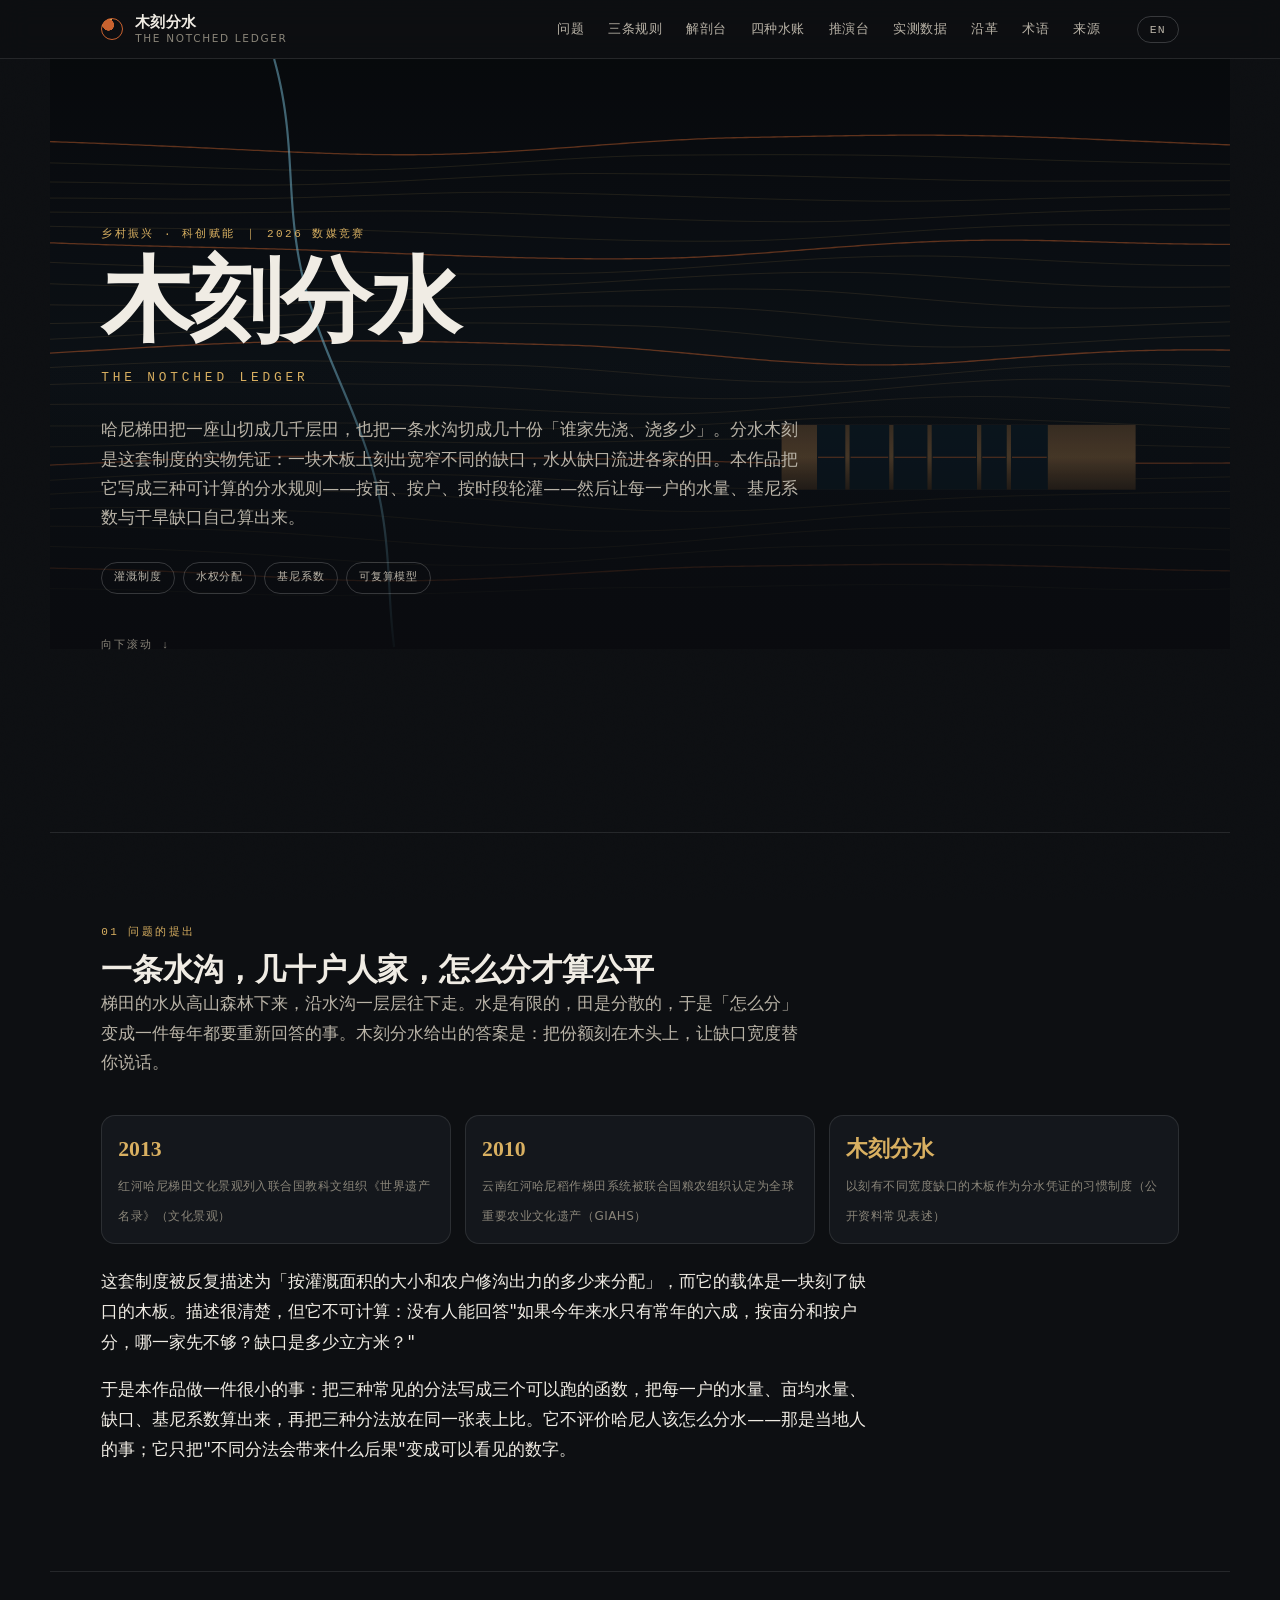
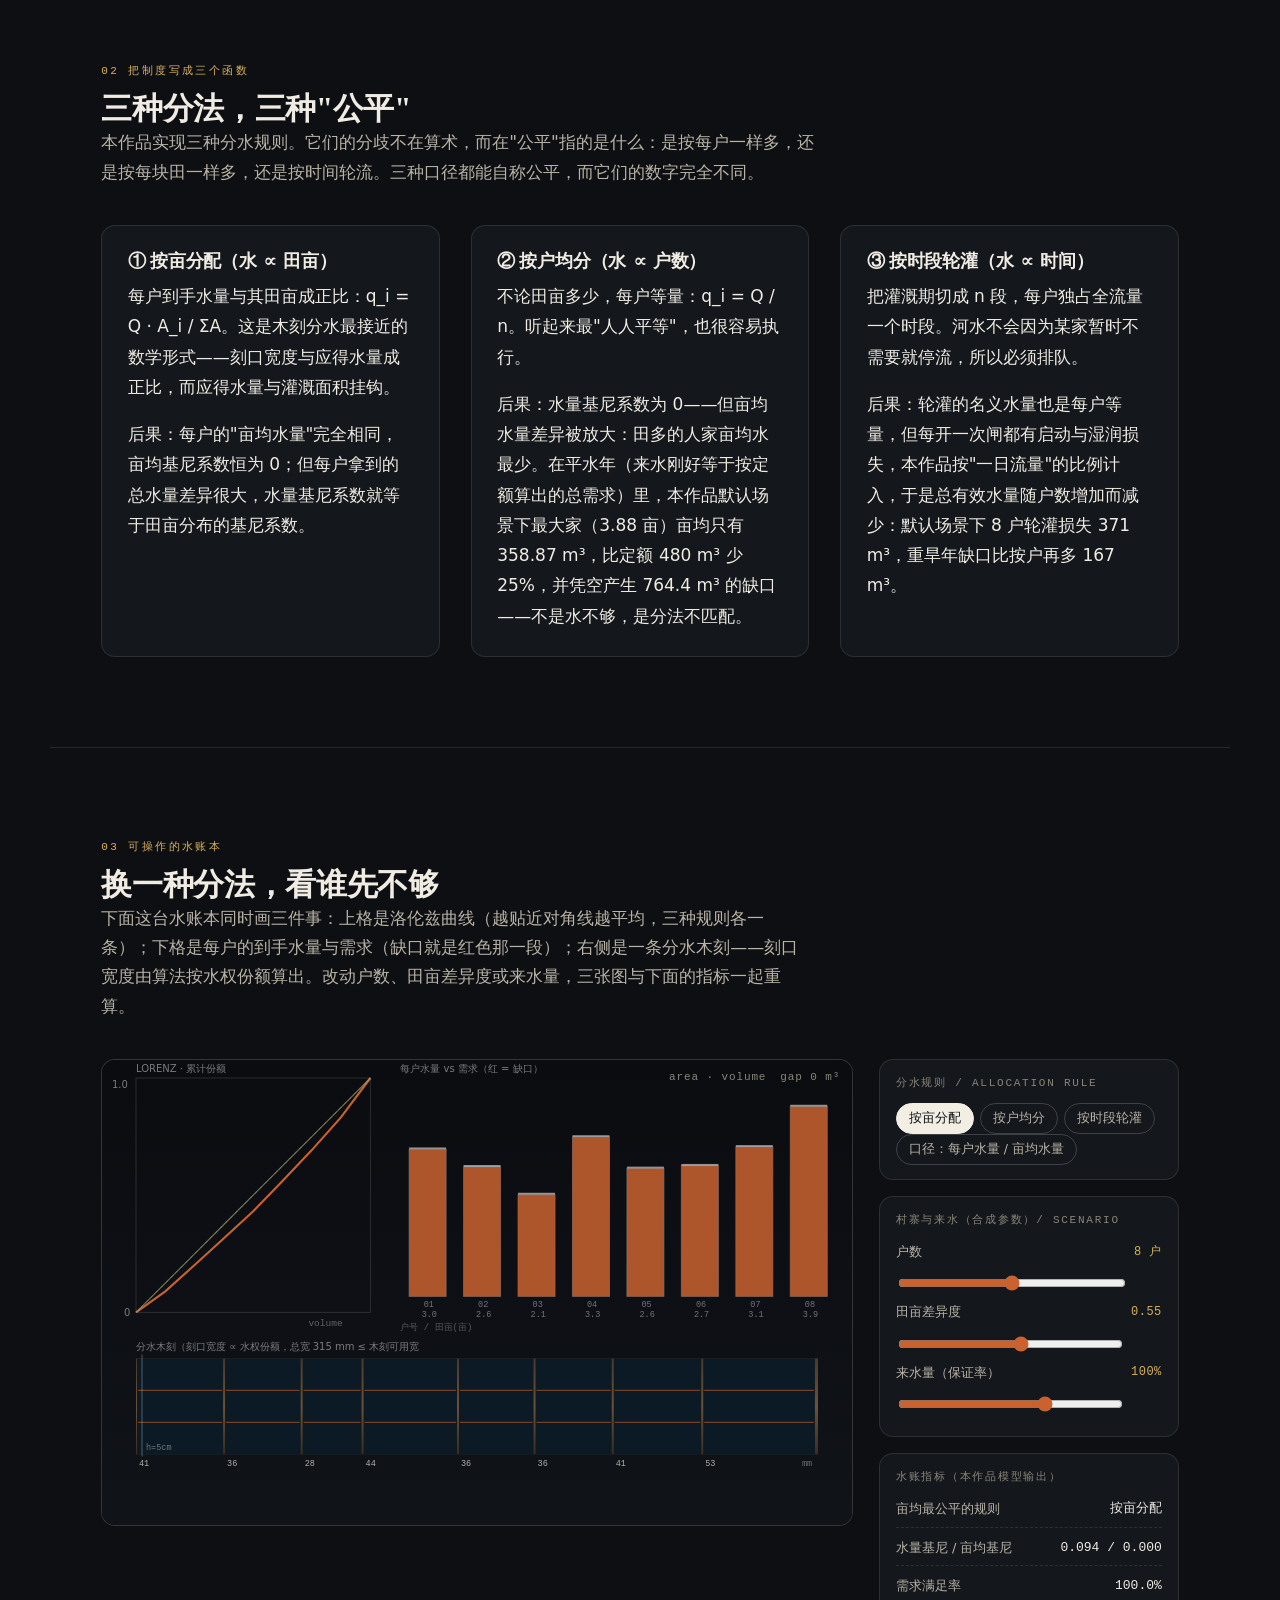
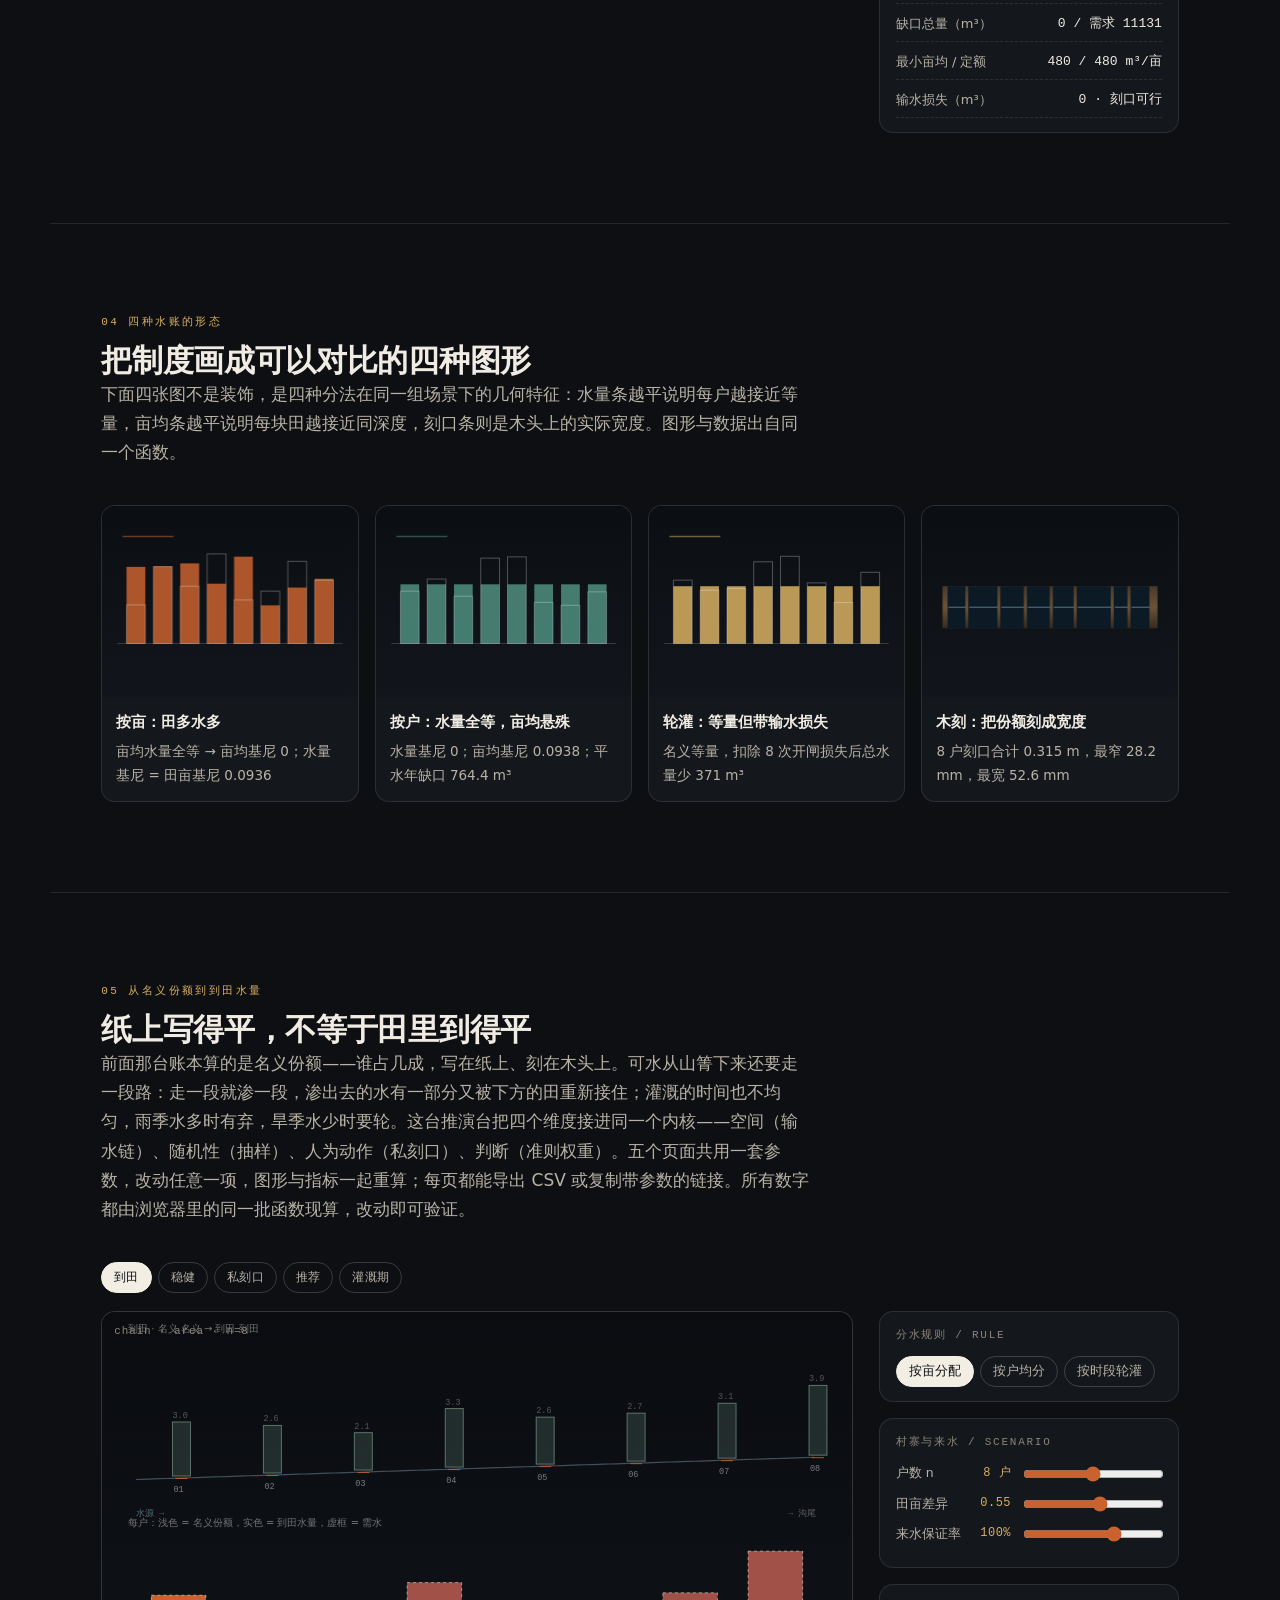
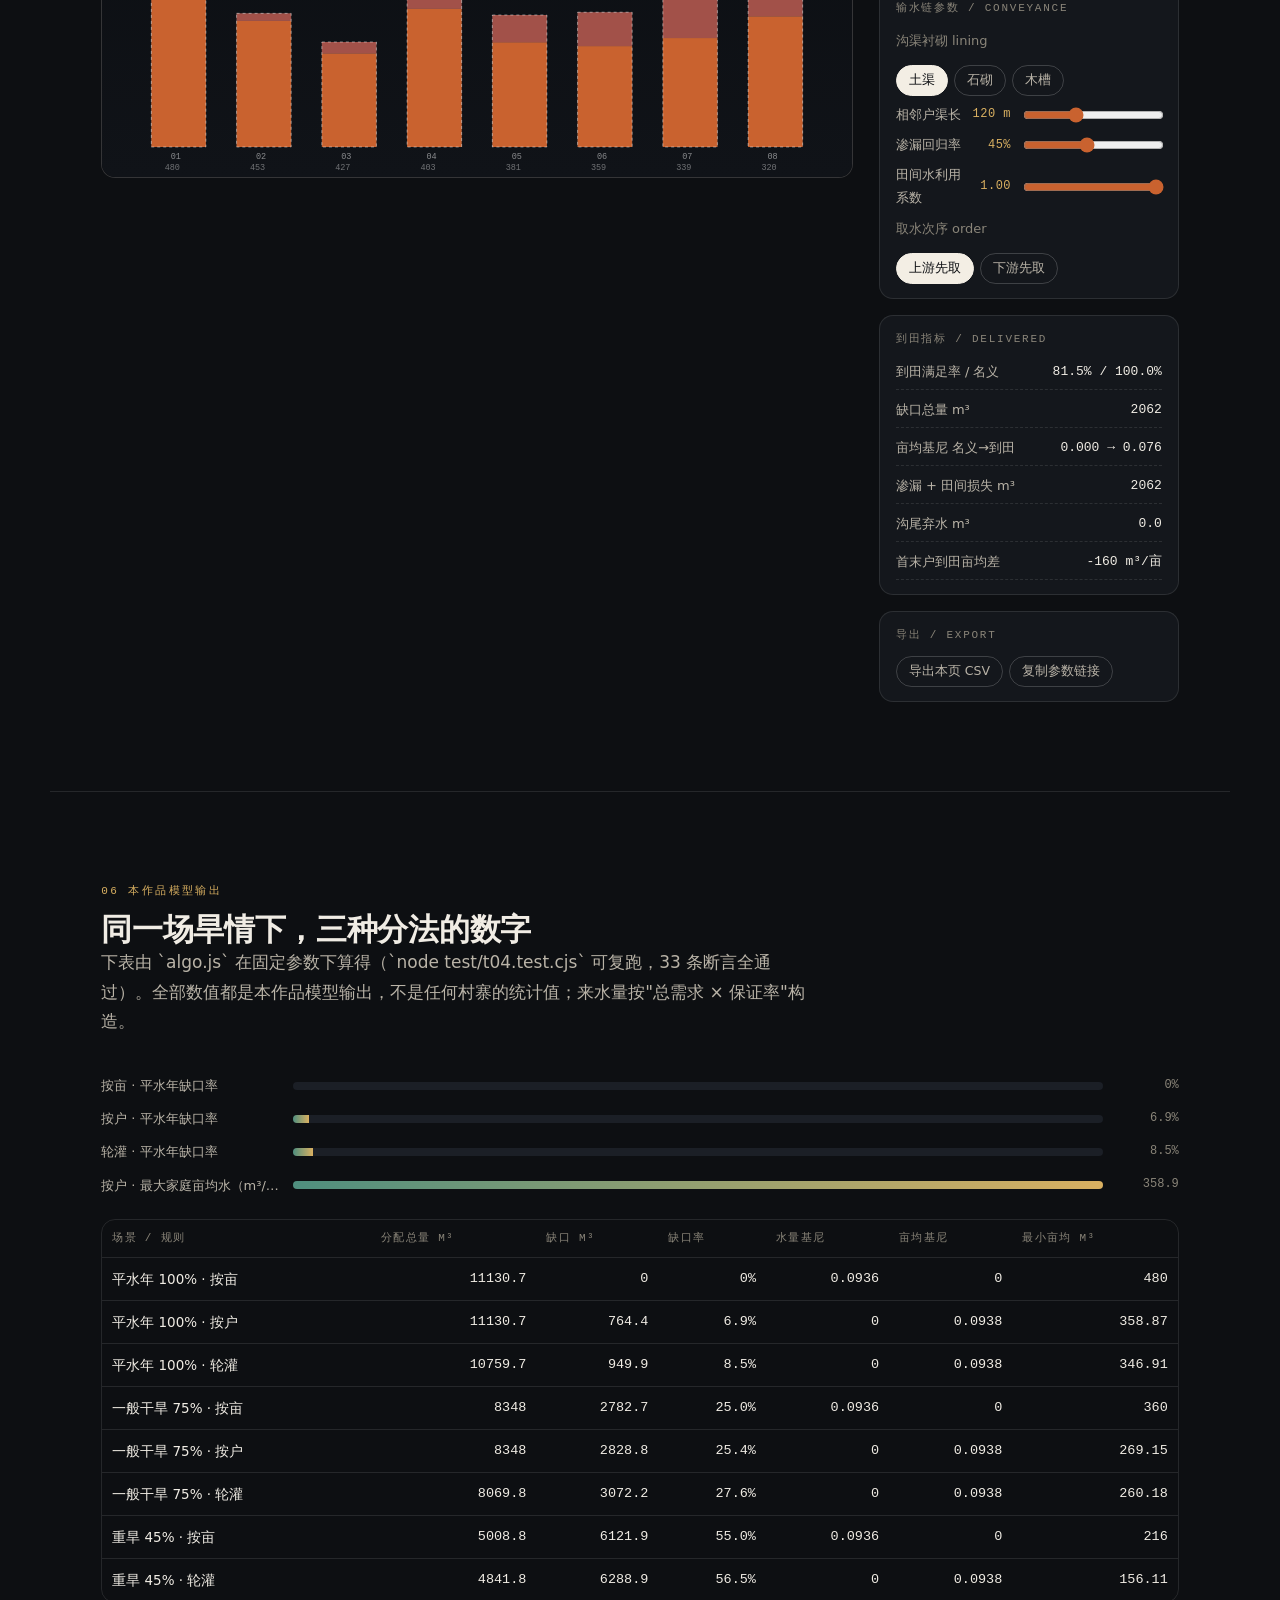
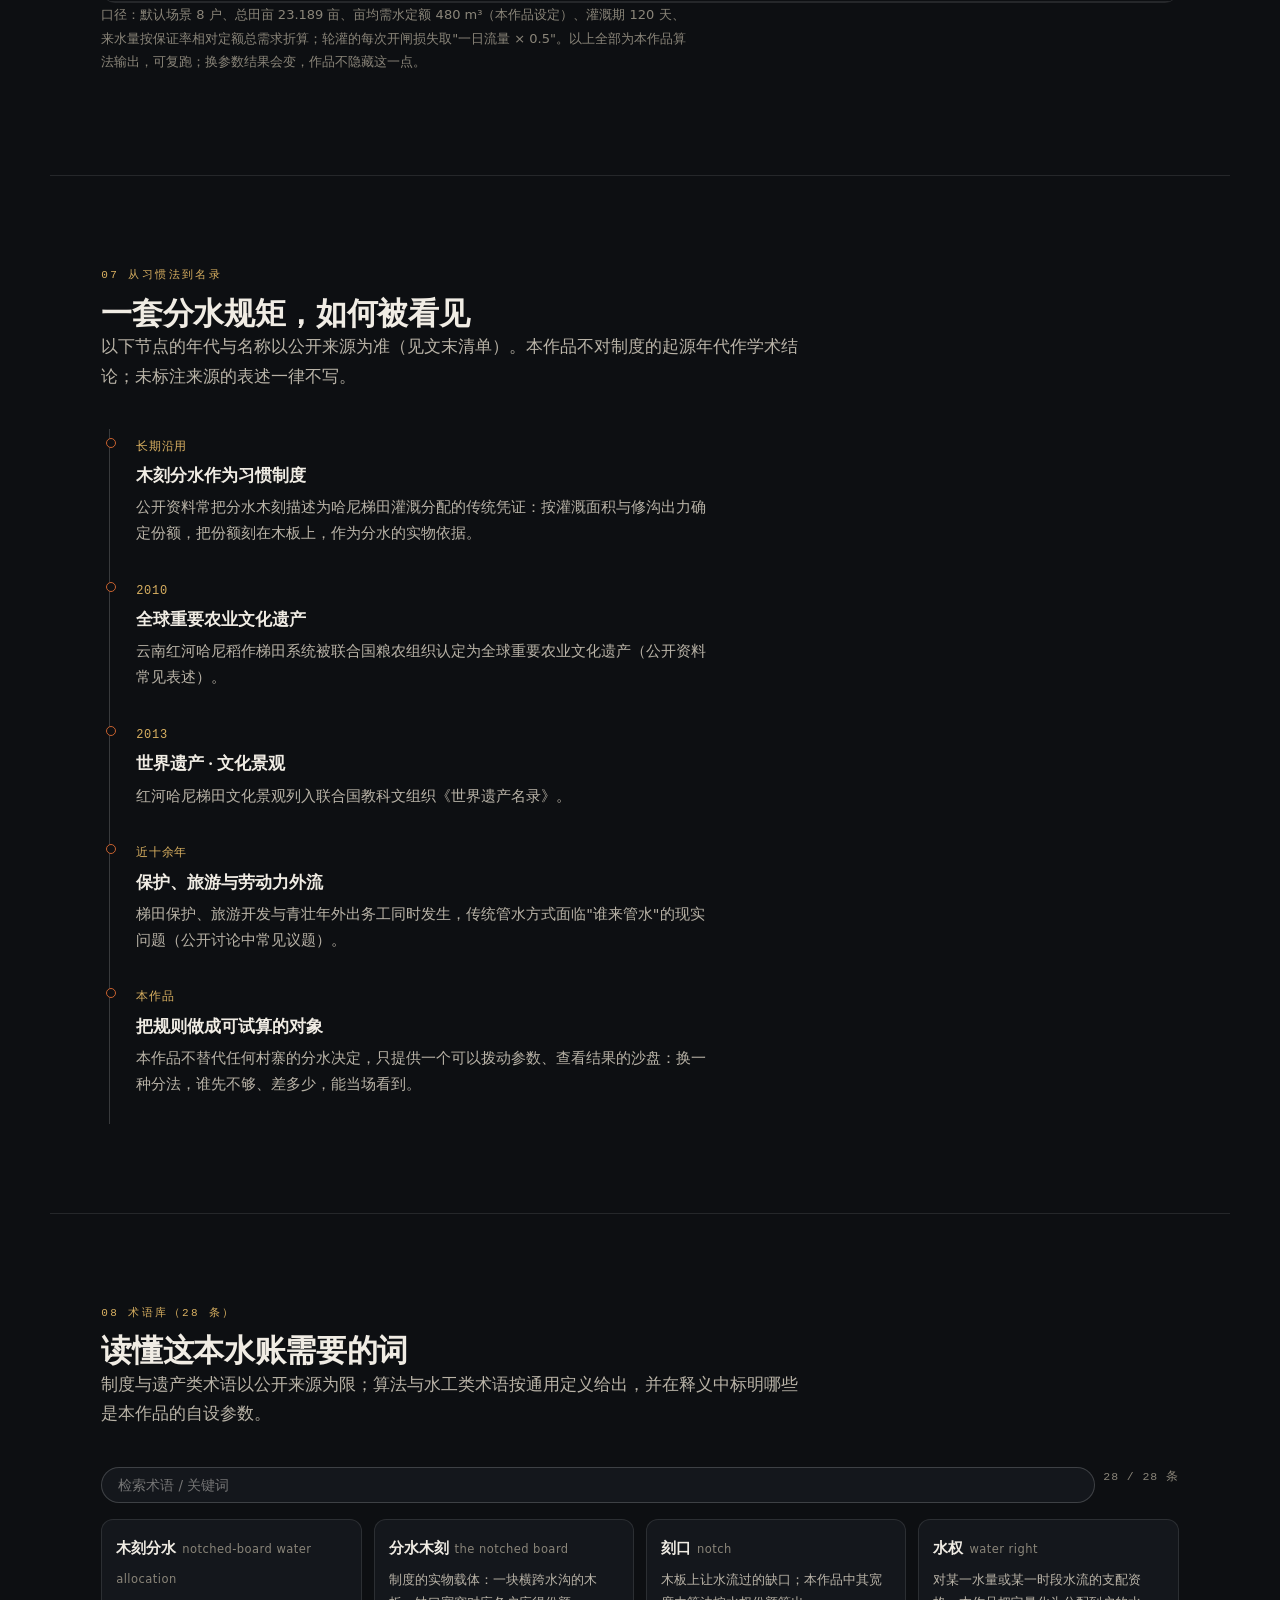
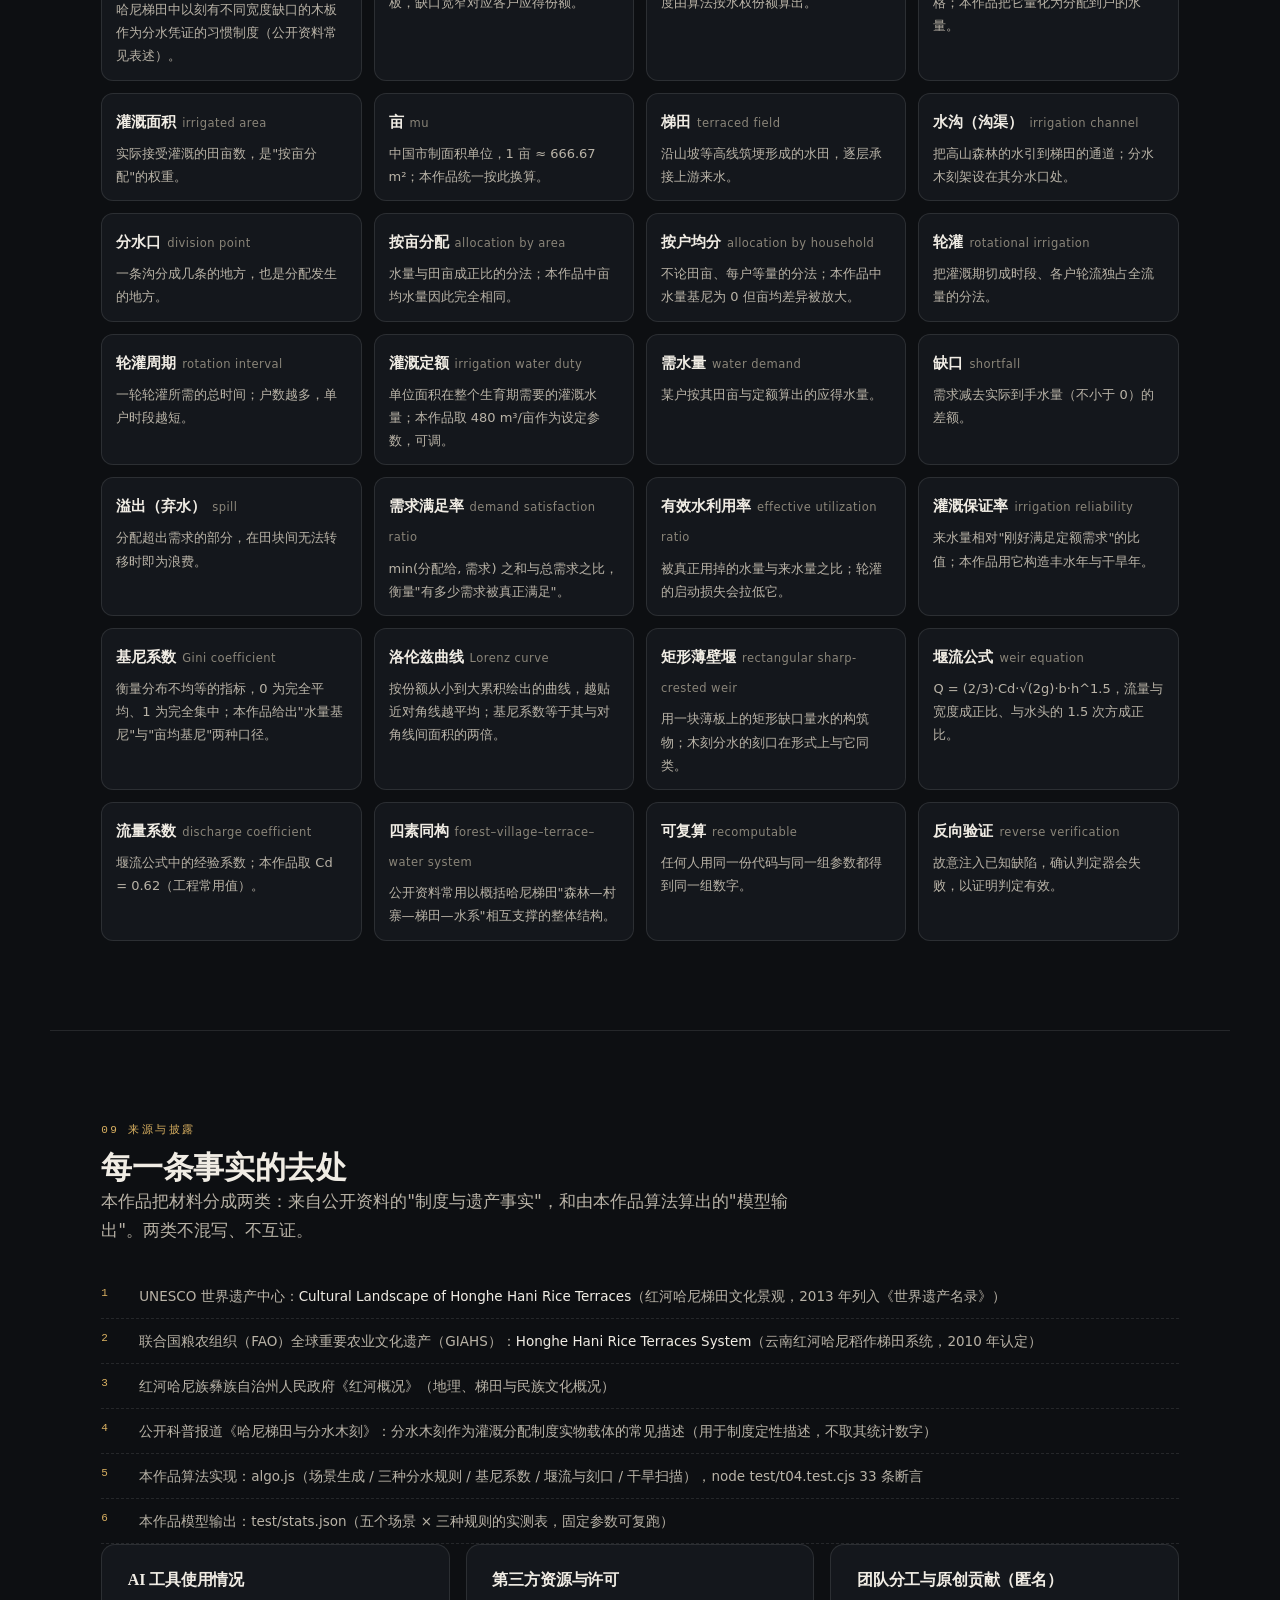
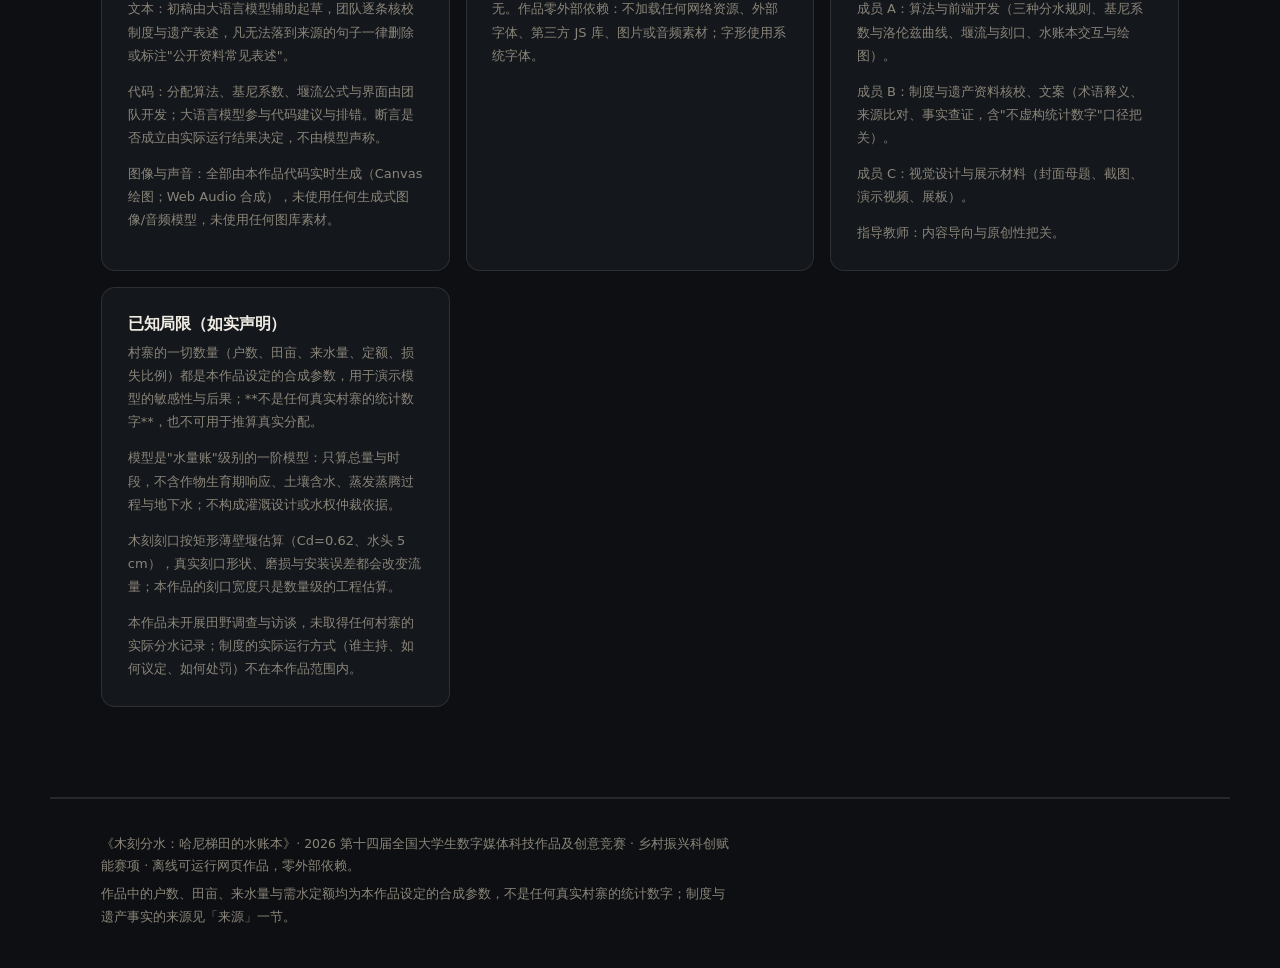
<file: index.html>
<!DOCTYPE html>
<html lang="zh-CN">
<head>
<meta charset="utf-8">
<meta name="viewport" content="width=device-width, initial-scale=1">
<title>木刻分水 · The Notched Ledger</title>
<meta name="description" content="哈尼梯田木刻分水制度的可计算水账本：按亩/按户/按时段轮灌三种分水规则 → 每户水量、基尼系数、干旱缺口与木刻刻口宽度，离线单页作品。">
<meta name="color-scheme" content="dark light">
<link rel="stylesheet" href="style.css">
</head>
<body>
<a class="skip" href="#main">跳到正文</a>
<div class="progress" id="progress" aria-hidden="true"><i></i></div>

<header class="bar">
  <div class="bar-in">
    <a class="brand" href="#top">
      <span class="brand-mark" aria-hidden="true"></span>
      <span class="brand-txt"><b id="brand-zh">木刻分水</b><em id="brand-en">The Notched Ledger</em></span>
    </a>
    <nav class="nav" id="nav" aria-label="章节导航"></nav>
    <div class="bar-end">
      <button class="lang" id="lang" type="button" aria-label="切换语言 / Switch language">EN</button>
    </div>
  </div>
</header>

<main id="main"></main>

<footer class="foot">
  <div class="foot-in">
    <p id="foot-line1"></p>
    <p id="foot-line2"></p>
  </div>
</footer>

<script src="core.js"></script>
<script src="content.js"></script>
<script src="algo.js"></script>
<script src="engine.js"></script>
<script src="sim.js"></script>
<script src="bench.js"></script>
<script src="app.js"></script>
</body>
</html>
</file>
<file: style.css>
/* ============================================================
   数媒竞赛 · 通用作品引擎样式（离线、零外部依赖、无网络字体）
   设计约束：单一暗色墨底 + 纸面面板；标题衬线、正文无衬线；
   对比度正文 ≥ 4.5:1；行宽 65–75ch；动效尊重 prefers-reduced-motion。
   ============================================================ */

:root{
  --ink:#0d0f12;
  --ink-2:#14171c;
  --ink-3:#1b1f26;
  --line:rgba(255,255,255,.10);
  --line-2:rgba(255,255,255,.18);
  --paper:#f3eee4;
  --paper-2:#e9e2d5;
  --txt:#f0ece4;
  --txt-dim:#b9b3a7;
  --txt-faint:#8a8579;
  --accent:#c9622f;
  --accent-2:#4f8f7f;
  --accent-3:#d9b061;
  --ok:#5fa77a;
  --warn:#d39a3e;
  --bad:#c2564a;
  --serif:"Source Han Serif SC","Noto Serif CJK SC","Songti SC",SimSun,Georgia,serif;
  --sans:"Source Han Sans SC","Noto Sans CJK SC","Microsoft YaHei","PingFang SC",system-ui,sans-serif;
  --mono:"JetBrains Mono","Cascadia Mono",Consolas,"Courier New",monospace;
  --r:14px;
  --maxw:1180px;
  --gutter:clamp(18px,4vw,56px);
}

*{box-sizing:border-box}
html{scroll-behavior:smooth}
body{
  margin:0;background:var(--ink);color:var(--txt);
  font-family:var(--sans);font-size:clamp(15px,.55vw + 13.6px,17px);
  line-height:1.78;-webkit-font-smoothing:antialiased;
  overflow-x:hidden;
}
body::before{
  content:"";position:fixed;inset:0;pointer-events:none;z-index:0;opacity:.05;
  background-image:url("data:image/svg+xml;utf8,<svg xmlns='http://www.w3.org/2000/svg' width='120' height='120'><filter id='n'><feTurbulence type='fractalNoise' baseFrequency='.9' numOctaves='3'/></filter><rect width='120' height='120' filter='url(%23n)' opacity='.55'/></svg>");
  mix-blend-mode:overlay;
}
.skip{position:absolute;left:-9999px;top:8px;background:var(--accent);color:#fff;padding:10px 16px;border-radius:8px;z-index:99}
.skip:focus{left:16px}
:focus-visible{outline:2px solid var(--accent-3);outline-offset:3px;border-radius:6px}

.progress{position:fixed;top:0;left:0;right:0;height:2px;background:transparent;z-index:60}
.progress i{display:block;height:100%;width:0;background:linear-gradient(90deg,var(--accent),var(--accent-3));transition:width .12s linear}

/* ---------- 顶栏 ---------- */
.bar{position:sticky;top:0;z-index:50;background:rgba(13,15,18,.86);backdrop-filter:blur(14px);
     border-bottom:1px solid var(--line)}
.bar-in{max-width:var(--maxw);margin:0 auto;padding:10px var(--gutter);display:flex;align-items:center;gap:clamp(12px,2vw,28px)}
.brand{display:flex;align-items:center;gap:12px;text-decoration:none;color:inherit;flex:0 0 auto}
.brand-mark{width:22px;height:22px;border-radius:50%;border:1px solid var(--accent);
  background:radial-gradient(circle at 32% 30%,var(--accent) 0 28%,transparent 30%),
             conic-gradient(from 0deg,transparent 0 78%,var(--accent-3) 80% 100%);flex:0 0 auto}
.brand-txt{display:flex;flex-direction:column;line-height:1.16}
.brand-txt b{font-family:var(--serif);font-weight:600;font-size:15px;letter-spacing:.02em}
.brand-txt em{font-style:normal;font-size:10.5px;letter-spacing:.16em;text-transform:uppercase;color:var(--txt-faint)}
.nav{display:flex;gap:2px;overflow-x:auto;scrollbar-width:none;margin-left:auto}
.nav::-webkit-scrollbar{display:none}
.nav a{white-space:nowrap;text-decoration:none;color:var(--txt-dim);font-size:12.5px;letter-spacing:.04em;
  padding:7px 10px;border-radius:999px;border:1px solid transparent;transition:color .18s,border-color .18s,background .18s}
.nav a:hover{color:var(--txt);border-color:var(--line)}
.nav a[aria-current="true"]{color:var(--ink);background:var(--paper);border-color:var(--paper)}
.bar-end{flex:0 0 auto;display:flex;align-items:center;gap:8px}
.lang{font-family:var(--mono);font-size:11.5px;letter-spacing:.1em;color:var(--txt-dim);background:transparent;
  border:1px solid var(--line-2);border-radius:999px;padding:6px 12px;cursor:pointer;transition:.18s}
.lang:hover{color:var(--txt);border-color:var(--accent);}

/* ---------- 版心 ---------- */
main{position:relative;z-index:1;max-width:var(--maxw);margin:0 auto}
.mod{padding:clamp(56px,7vw,104px) var(--gutter);border-bottom:1px solid var(--line);position:relative;scroll-margin-top:64px}
.mod-head{margin-bottom:clamp(22px,3vw,38px);max-width:74ch}
.eyebrow{font-family:var(--mono);font-size:11px;letter-spacing:.22em;text-transform:uppercase;color:var(--accent-3);margin:0 0 10px}
h1,h2,h3{font-family:var(--serif);font-weight:600;letter-spacing:-.01em;line-height:1.2;margin:0}
h2{font-size:clamp(24px,2.4vw,34px)}
h3{font-size:clamp(18px,1.3vw,21px);margin:26px 0 8px}
p{margin:0 0 1em;max-width:72ch}
.lead{font-size:clamp(17px,1.15vw,20px);color:var(--txt-dim);max-width:66ch;line-height:1.72}
.small{font-size:13px;color:var(--txt-faint)}
.mono{font-family:var(--mono);font-variant-numeric:tabular-nums}
.kv{display:grid;grid-template-columns:repeat(auto-fit,minmax(140px,1fr));gap:14px;margin:22px 0}
.kv div{border:1px solid var(--line);border-radius:var(--r);padding:14px 16px;background:var(--ink-2)}
.kv b{display:block;font-family:var(--serif);font-size:clamp(20px,1.7vw,26px);color:var(--accent-3);font-weight:600}
.kv span{font-size:12px;color:var(--txt-faint);letter-spacing:.04em}

/* ---------- 封面 ---------- */
.cover{min-height:clamp(520px,86vh,860px);display:flex;flex-direction:column;justify-content:center;
  border-bottom:1px solid var(--line);overflow:hidden}
.cover-art{position:absolute;inset:0;z-index:0;opacity:.9}
.cover-art canvas{width:100%;height:100%;display:block}
.cover-in{position:relative;z-index:1;max-width:80ch}
.cover h1{font-size:clamp(40px,7.2vw,92px);line-height:1.02;letter-spacing:-.03em;margin:8px 0 0}
.cover .en{display:block;font-family:var(--mono);font-size:clamp(11px,1vw,14px);letter-spacing:.3em;
  text-transform:uppercase;color:var(--accent-3);margin-top:18px;font-weight:400}
.cover .lead{margin-top:26px}
.cover-tags{display:flex;flex-wrap:wrap;gap:8px;margin-top:30px}
.tag{font-family:var(--mono);font-size:11px;letter-spacing:.08em;color:var(--txt-dim);
  border:1px solid var(--line-2);border-radius:999px;padding:5px 12px}
.scroll-hint{margin-top:42px;font-family:var(--mono);font-size:11px;letter-spacing:.18em;color:var(--txt-faint)}

/* ---------- 叙事 ---------- */
.cols{display:grid;grid-template-columns:repeat(auto-fit,minmax(min(100%,280px),1fr));gap:clamp(18px,2.4vw,34px)}
.panel{border:1px solid var(--line);border-radius:var(--r);padding:clamp(18px,2vw,26px);background:var(--ink-2)}
.panel h3{margin-top:0}
.panel p:last-child{margin-bottom:0}
blockquote{margin:26px 0;padding:4px 0 4px 18px;border-left:2px solid var(--accent);color:var(--txt-dim);font-family:var(--serif);font-size:1.05em;max-width:64ch}
blockquote cite{display:block;margin-top:8px;font-size:12px;font-family:var(--sans);color:var(--txt-faint);font-style:normal}

/* ---------- 时间线 ---------- */
.tl{list-style:none;margin:0;padding:0;display:grid;gap:0;border-left:1px solid var(--line-2);margin-left:8px}
.tl li{position:relative;padding:0 0 26px 26px}
.tl li::before{content:"";position:absolute;left:-4.5px;top:9px;width:8px;height:8px;border-radius:50%;
  background:var(--ink);border:1px solid var(--accent)}
.tl li[data-active="true"]::before{background:var(--accent);box-shadow:0 0 0 4px rgba(201,98,47,.18)}
.tl .k{font-family:var(--mono);font-size:12px;color:var(--accent-3);letter-spacing:.06em}
.tl strong{display:block;font-family:var(--serif);font-size:17px;font-weight:600;margin:2px 0 4px}
.tl p{margin:0;color:var(--txt-dim);font-size:14.5px;max-width:62ch}

/* ---------- 画廊 ---------- */
.gal{display:grid;grid-template-columns:repeat(auto-fit,minmax(min(100%,230px),1fr));gap:16px}
.card{border:1px solid var(--line);border-radius:var(--r);overflow:hidden;background:var(--ink-2);margin:0;
  display:flex;flex-direction:column;transition:border-color .2s,transform .2s}
.card:hover{border-color:var(--line-2)}
.card canvas,.card .art{width:100%;aspect-ratio:4/3;display:block;background:#0a0c0f}
.card figcaption{padding:12px 14px 14px;font-size:13.5px;color:var(--txt-dim)}
.card figcaption b{display:block;color:var(--txt);font-family:var(--serif);font-size:15px;margin-bottom:3px;font-weight:600}

/* ---------- 交互台 ---------- */
.stage{display:grid;grid-template-columns:minmax(0,1fr) minmax(230px,300px);gap:clamp(16px,2vw,26px);align-items:start}
@media (max-width:900px){.stage{grid-template-columns:1fr}}
.screen{border:1px solid var(--line-2);border-radius:var(--r);background:#08090b;overflow:hidden;position:relative}
.screen canvas{display:block;width:100%;height:auto;touch-action:none}
.screen .hud{position:absolute;left:12px;top:10px;font-family:var(--mono);font-size:11px;color:var(--txt-faint);
  letter-spacing:.08em;display:flex;gap:14px;pointer-events:none}
.ctrls{display:flex;flex-direction:column;gap:16px}
.ctrl{border:1px solid var(--line);border-radius:var(--r);padding:14px 16px;background:var(--ink-2)}
.ctrl h4{margin:0 0 10px;font-family:var(--mono);font-size:11px;letter-spacing:.16em;text-transform:uppercase;color:var(--txt-faint);font-weight:400}
.btns{display:flex;flex-wrap:wrap;gap:6px}
button.chip,.chip{font-family:inherit;font-size:12.5px;color:var(--txt-dim);background:transparent;border:1px solid var(--line-2);
  border-radius:999px;padding:6px 12px;cursor:pointer;transition:.16s}
button.chip:hover{color:var(--txt);border-color:var(--accent)}
button.chip[aria-pressed="true"]{background:var(--paper);color:var(--ink);border-color:var(--paper)}
label.row{display:grid;grid-template-columns:1fr auto;align-items:center;gap:10px;font-size:12.5px;color:var(--txt-dim);margin:8px 0}
input[type=range]{width:100%;accent-color:var(--accent);background:transparent}
.readout{font-family:var(--mono);font-size:12px;color:var(--accent-3);letter-spacing:.04em}
.metrics{display:grid;gap:8px}
.metrics div{display:grid;grid-template-columns:1fr auto;gap:8px;font-size:13px;color:var(--txt-dim);
  border-bottom:1px dashed var(--line);padding-bottom:6px}
.metrics b{font-family:var(--mono);color:var(--txt);font-weight:400}

/* ---------- 推演台（engine.js + bench.js） ---------- */
.bench-tabs{display:flex;flex-wrap:wrap;gap:6px;margin:0 0 clamp(12px,1.6vw,18px)}
.bench-tabs .chip{font-size:12px;letter-spacing:.02em}
label.row.bench-row{grid-template-columns:1fr auto clamp(96px,11vw,150px);align-items:center;gap:10px}
label.row.bench-row input[type=range]{min-width:0}

/* ---------- 数据 ---------- */
.viz{display:grid;gap:22px}
.bars{display:grid;gap:10px}
.bar-row{display:grid;grid-template-columns:minmax(90px,180px) 1fr 64px;gap:12px;align-items:center;font-size:13px}
.bar-row .lab{color:var(--txt-dim);white-space:nowrap;overflow:hidden;text-overflow:ellipsis}
.bar-track{height:8px;background:var(--ink-3);border-radius:999px;overflow:hidden}
.bar-track i{display:block;height:100%;background:linear-gradient(90deg,var(--accent-2),var(--accent-3));width:0;transition:width .5s ease}
.bar-row .val{font-family:var(--mono);font-size:12px;text-align:right;color:var(--txt-faint)}
table.data{width:100%;border-collapse:collapse;font-size:13.5px}
table.data th,table.data td{text-align:left;padding:9px 10px;border-bottom:1px solid var(--line)}
table.data th{font-family:var(--mono);font-size:11px;letter-spacing:.12em;text-transform:uppercase;color:var(--txt-faint);font-weight:400}
table.data td.num{font-family:var(--mono);text-align:right;color:var(--txt)}
.table-wrap{overflow-x:auto;border:1px solid var(--line);border-radius:var(--r)}

/* ---------- 术语库 ---------- */
.lib-tools{display:flex;flex-wrap:wrap;gap:8px;margin-bottom:16px}
.lib-search{flex:1 1 220px;background:var(--ink-2);border:1px solid var(--line-2);border-radius:999px;
  color:var(--txt);padding:9px 16px;font-family:inherit;font-size:13.5px}
.lib-grid{display:grid;grid-template-columns:repeat(auto-fit,minmax(min(100%,260px),1fr));gap:12px}
.term{border:1px solid var(--line);border-radius:12px;padding:12px 14px;background:var(--ink-2)}
.term b{font-family:var(--serif);font-size:15px;font-weight:600}
.term em{font-style:normal;font-size:11.5px;color:var(--txt-faint);margin-left:6px;letter-spacing:.04em}
.term p{margin:6px 0 0;font-size:13px;color:var(--txt-dim);max-width:60ch}
.lib-count{font-family:var(--mono);font-size:11.5px;color:var(--txt-faint);letter-spacing:.08em;margin-left:auto}

/* ---------- 来源 / 披露 ---------- */
.refs{display:grid;gap:10px;counter-reset:r}
.ref{display:grid;grid-template-columns:28px 1fr;gap:10px;font-size:13.5px;color:var(--txt-dim);
  border-bottom:1px dashed var(--line);padding-bottom:10px}
.ref::before{counter-increment:r;content:counter(r);font-family:var(--mono);font-size:11px;color:var(--accent-3)}
.ref b{color:var(--txt);font-weight:400}
.disclosure{display:grid;grid-template-columns:repeat(auto-fit,minmax(min(100%,300px),1fr));gap:16px}
.disclosure .panel h3{font-size:16px}

/* ---------- 页脚 ---------- */
.foot{border-top:1px solid var(--line);padding:34px var(--gutter);max-width:var(--maxw);margin:0 auto;color:var(--txt-faint);font-size:12.5px}
.foot p{margin:0 0 6px;max-width:80ch}

/* ---------- 动效 / 打印 ---------- */
@media (prefers-reduced-motion:reduce){
  html{scroll-behavior:auto}
  *,*::before,*::after{animation-duration:.001ms!important;transition-duration:.001ms!important}
}
@media print{
  body{background:#fff;color:#111}
  .bar,.progress,.scroll-hint{display:none}
  .mod{border:0;page-break-inside:avoid}
}
</file>
